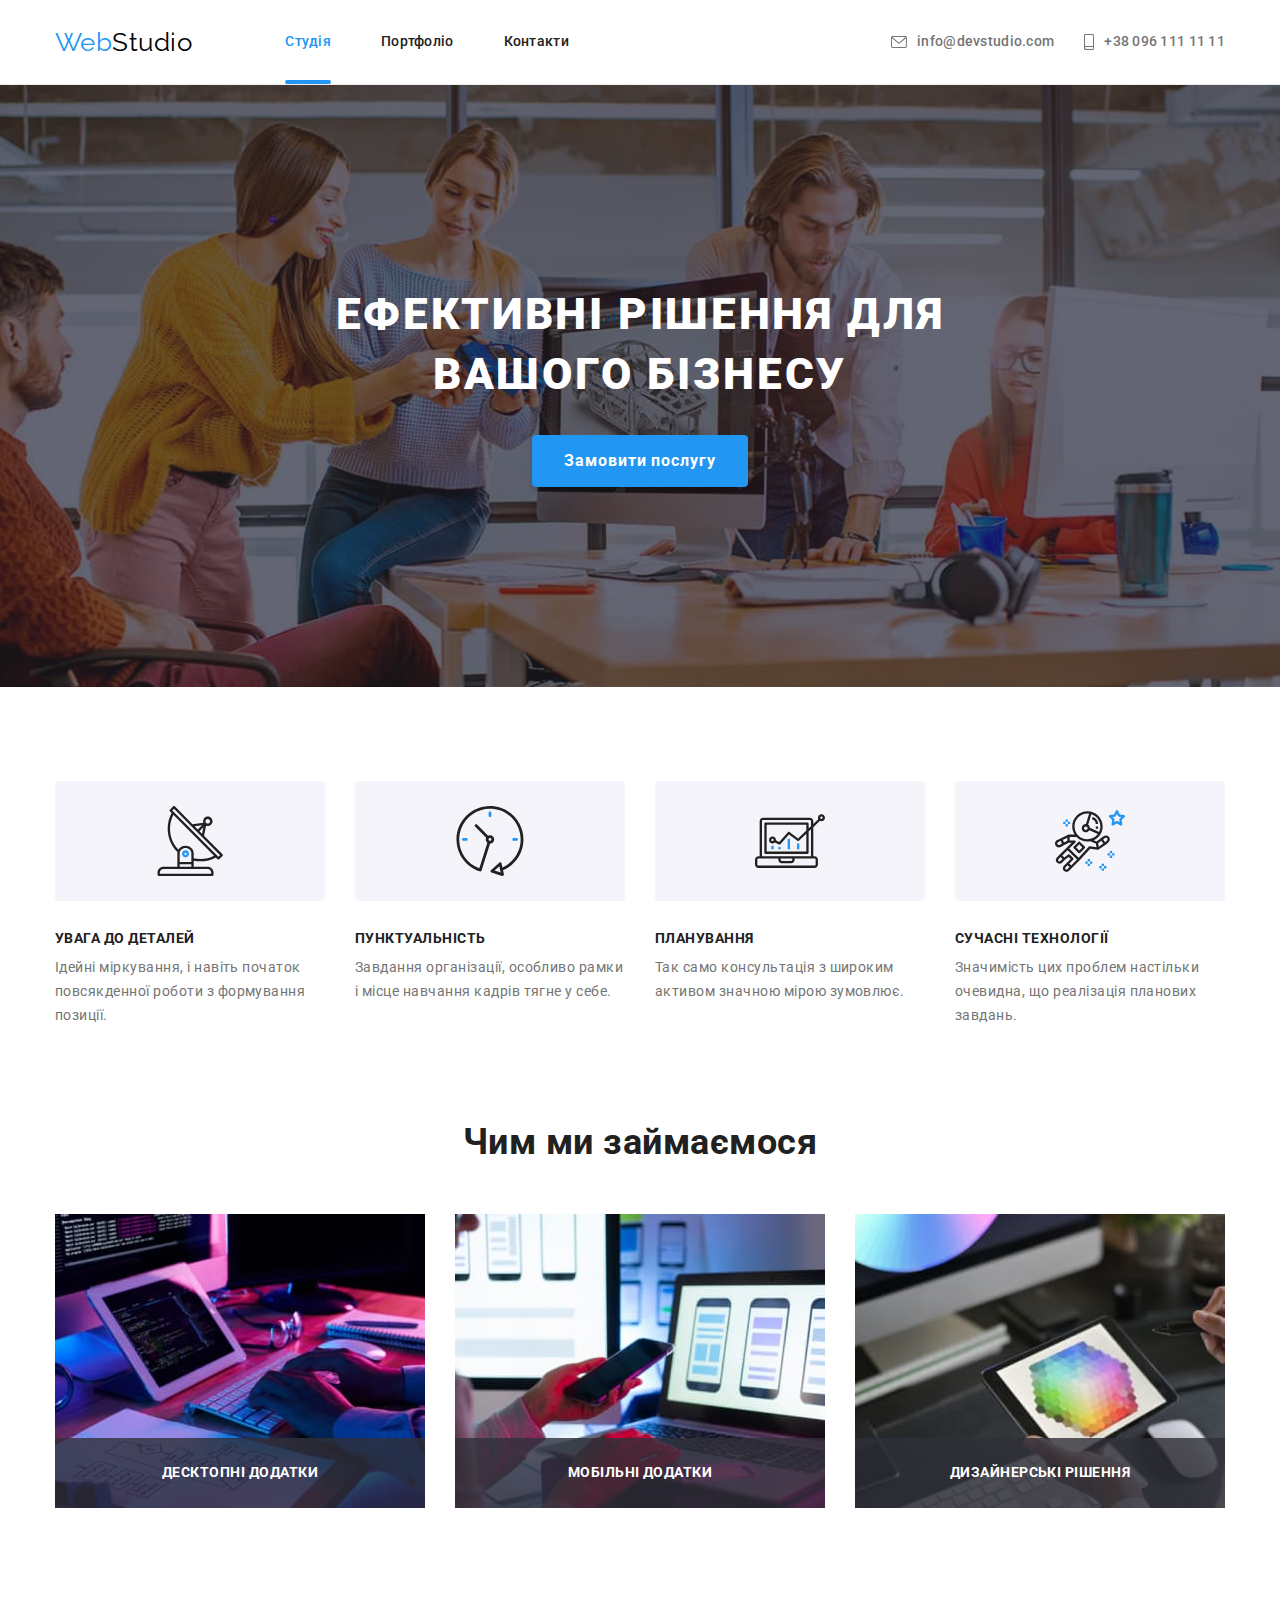
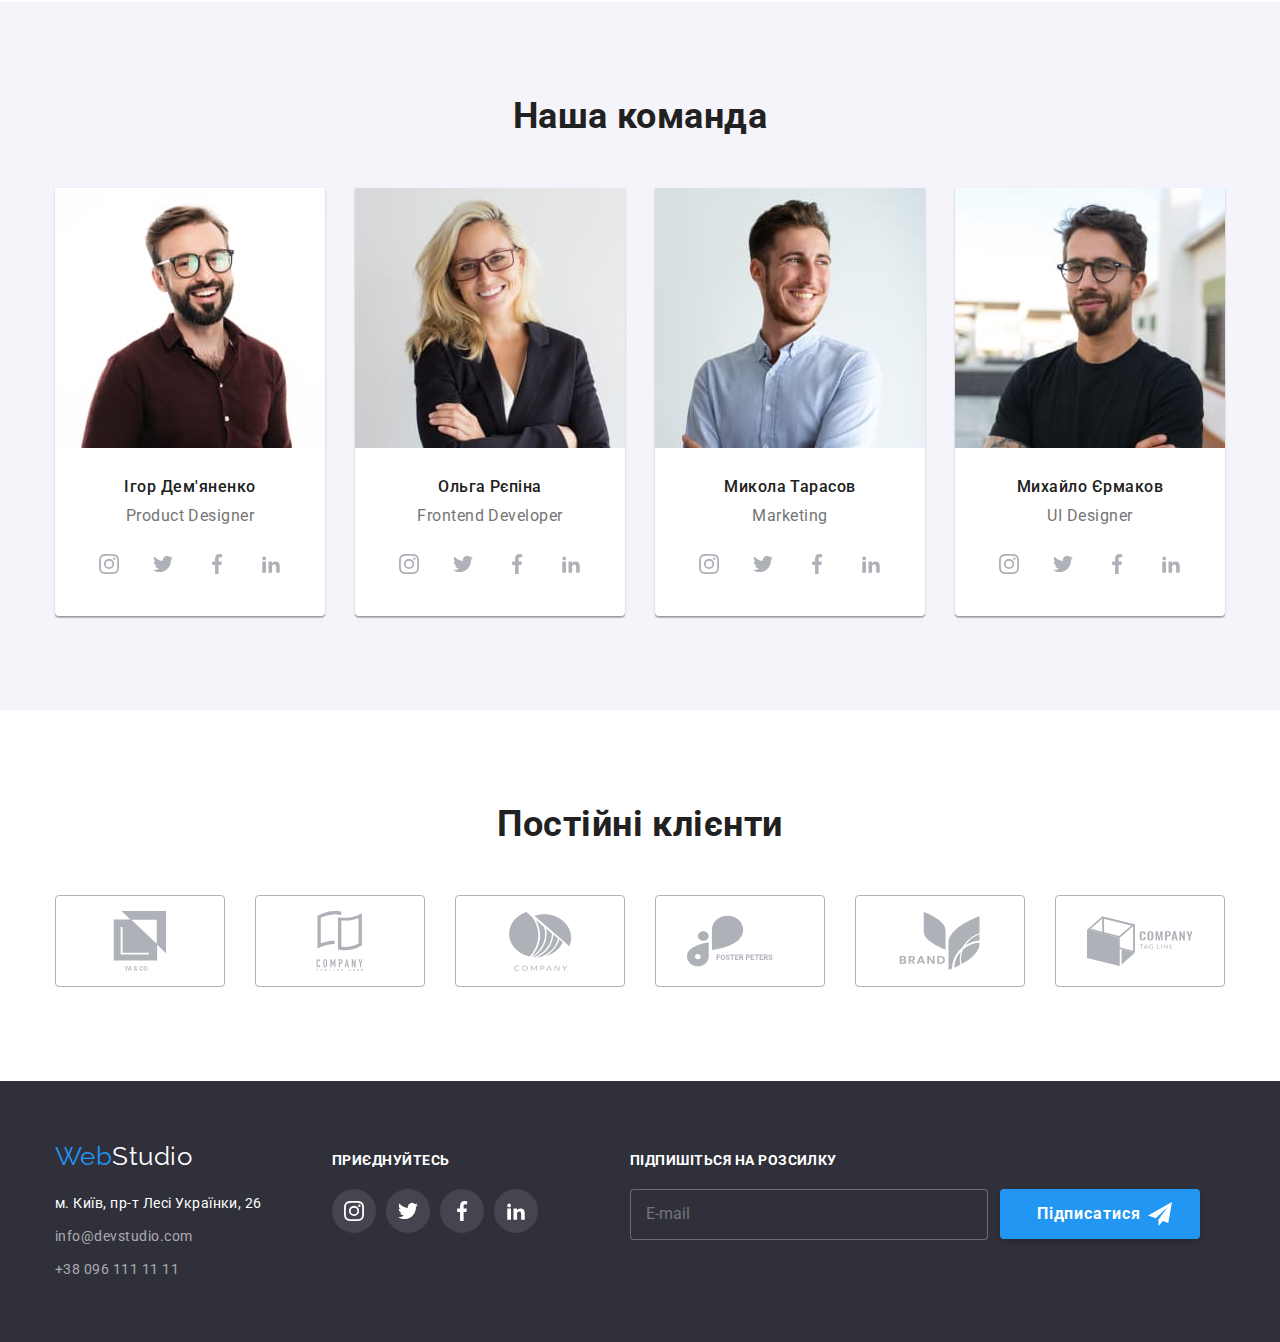
<file: index.html>
<!DOCTYPE html>
<html lang="uk">
  <head>
    <meta charset="UTF-8" />
    <meta http-equiv="X-UA-Compatible" content="IE=edge" />
    <meta name="viewport" content="width=device-width, initial-scale=1.0" />
    <title>Document</title>
    <link rel="preconnect" href="https://fonts.googleapis.com" />
    <link rel="preconnect" href="https://fonts.gstatic.com" crossorigin />
    <link
      href="https://fonts.googleapis.com/css2?family=Raleway:wght@700&family=Roboto:wght@500;700;900&display=swap"
      rel="stylesheet"
    />
    <link
      rel="stylesheet"
      href="https://cdnjs.cloudflare.com/ajax/libs/modern-normalize/1.0.0/modern-normalize.min.css"
    />
    <link rel="stylesheet" href="./css/main.min.css" />
  </head>
  <body>
    <!-- Шапка сайта -->
    <header class="header">
      <div class="conteiner header__nav">
        <a class="logo header__logo" href="./index.html"
          ><span class="logo__web logo__web--accent">Web</span>Studio</a
        >
        <nav class="navigation">
          <button type="button" class="navigation__button" data-menu-open>
            <svg width="40" height="40" aria-label="Перемикач мобільного меню">
              <use
                class="navigation__menu"
                href="./images/icons.svg#menu"
              ></use>
            </svg>
          </button>
          <ul class="navigation__list list">
            <li class="navigation__item">
              <a
                href="./index.html"
                class="navigation__link navigation__link--current"
                >Студія</a
              >
            </li>
            <li class="navigation__item">
              <a href="./portfolio.html" class="navigation__link">Портфоліо</a>
            </li>
            <li class="navigation__item">
              <a href="" class="navigation__link">Контакти</a>
            </li>
          </ul>
        </nav>

        <div class="header__gruop">
          <ul class="header__link list">
            <li class="header__item">
              <a class="header__info" href="mailto:info@devstudio.com">
                <svg
                  class="header__svg header__svg--envelope"
                  width="16"
                  height="12"
                >
                  <use href="./images/icons.svg#icon-envelope"></use></svg
                >info@devstudio.com</a
              >
            </li>
            <li class="header__item">
              <a class="header__info" href="tel:+380961111111">
                <svg
                  class="header__svg header__svg--smartphone"
                  width="10"
                  height="16"
                >
                  <use href="./images/icons.svg#icon-smartphone"></use></svg
                >+38 096 111 11 11</a
              >
            </li>
          </ul>
        </div>
      </div>
      <div class="mob-menu is-hidden" data-menu>
        <div class="conteiner">
          <div class="mob-menu__top">
            <button type="button" class="mob-menu__button" data-menu-close>
              <svg
                class="mob-menu__icon"
                width="40"
                height="40"
                aria-label="Перемикач мобільного меню"
              >
                <use
                  class="mob-menu__close"
                  href="./images/icons.svg#close"
                ></use>
              </svg>
            </button>
            <ul class="mob-menu__list list">
              <li class="mob-menu__item">
                <a
                  href="./index.html"
                  class="mob-menu__link mob-menu__link--current"
                  >Студія</a
                >
              </li>
              <li class="mob-menu__item">
                <a href="./portfolio.html" class="mob-menu__link">Портфоліо</a>
              </li>
              <li class="mob-menu__item">
                <a href="" class="mob-menu__link">Контакти</a>
              </li>
            </ul>
          </div>
          <div class="mob-menu__bottom">
            <ul class="mob-menu__gruop list">
              <li class="mob-menu__contact">
                <a class="mob-menu__phone" href="tel:+380961111111">
                  +38 096 111 11 11</a
                >
              </li>
              <li class="mob-menu__contact">
                <a class="mob-menu__mail" href="mailto:info@devstudio.com">
                  info@devstudio.com</a
                >
              </li>
            </ul>
            <ul class="mob-social list">
              <li class="mob-social__class">
                <a class="mob-social__link" href="">Instagram</a>
              </li>
              <li class="mob-social__class">
                <a class="mob-social__link" href="">Twitter</a>
              </li>
              <li class="mob-social__class">
                <a class="mob-social__link" href="">Facebook</a>
              </li>
              <li class="mob-social__class">
                <a class="mob-social__link" href="">LinkedIn</a>
              </li>
            </ul>
          </div>
        </div>
      </div>
    </header>
    <!-- Компанія -->
    <main>
      <!-- Секція 1 -->
      <section class="first-section">
        <div class="">
          <h1 class="first-section__name">
            Ефективні рішення для вашого бізнесу
          </h1>
          <button class="first-section__button" type="button" data-modal-open>
            Замовити послугу
          </button>
        </div>
      </section>
      <!-- Секція 2 -->
      <section class="section-excample">
        <div class="conteiner">
          <h2 class="excample">Приклади рішення для вашого бізнесу</h2>
          <ul class="info list">
            <li class="info__section">
              <div class="info__svg">
                <svg width="70" height="70">
                  <use href="./images/icons.svg#icon-Group-1"></use>
                </svg>
              </div>
              <h3 class="info__containers">УВАГА ДО ДЕТАЛЕЙ</h3>
              <p class="info__business">
                Ідейні міркування, і навіть початок повсякденної роботи з
                формування позиції.
              </p>
            </li>
            <li class="info__section">
              <div class="info__svg">
                <svg width="70" height="70">
                  <use href="./images/icons.svg#icon-clock-1-1"></use>
                </svg>
              </div>
              <h3 class="info__containers">ПУНКТУАЛЬНІСТЬ</h3>
              <p class="info__business">
                Завдання організації, особливо рамки і місце навчання кадрів
                тягне у себе.
              </p>
            </li>
            <li class="info__section">
              <div class="info__svg">
                <svg width="70" height="70">
                  <use href="./images/icons.svg#icon-diagram-1-1"></use>
                </svg>
              </div>
              <h3 class="info__containers">ПЛАНУВАННЯ</h3>
              <p class="info__business">
                Так само консультація з широким активом значною мірою зумовлює.
              </p>
            </li>
            <li class="info__section">
              <div class="info__svg">
                <svg width="70" height="70">
                  <use href="./images/icons.svg#icon-astronaut-1-1"></use>
                </svg>
              </div>
              <h3 class="info__containers">СУЧАСНІ ТЕХНОЛОГІЇ</h3>
              <p class="info__business">
                Значимість цих проблем настільки очевидна, що реалізація
                планових завдань.
              </p>
            </li>
          </ul>
        </div>
      </section>
      <section class="project">
        <div class="conteiner">
          <h2 class="project__header">Чим ми займаємося</h2>
          <ul class="apps list">
            <li class="apps__img">
              <div class="apps__box">
                <picture>
                  <source
                    srcset="./images/box1.jpg 1x, ./images/box1@2x.jpg 2x"
                  />
                  <img src="./images/box1.jpg" alt="ТЕХНОЛОГІЇ" width="370" />
                </picture>
                <h3 class="apps__title">Десктопні додатки</h3>
              </div>
            </li>
            <li class="apps__img">
              <div class="apps__box">
                <img
                  srcset="./images/box2.jpg 1x, ./images/box2@2x.jpg 2x"
                  src="./images/box2.jpg"
                  alt="ТЕХНОЛОГІЇ"
                  width="370"
                />
                <h3 class="apps__title">Мобільні додатки</h3>
              </div>
            </li>
            <li class="apps__img">
              <div class="apps__box">
                <img
                  srcset="./images/box3.jpg 1x, ./images/box3@2x.jpg 2x"
                  src="./images/box3.jpg"
                  alt="ТЕХНОЛОГІЇ"
                  width="370"
                />
                <h3 class="apps__title">Дизайнерські рішення</h3>
              </div>
            </li>
          </ul>
        </div>
      </section>
      <!-- Секція 3 -->
      <section class="team-section">
        <div class="conteiner">
          <h2 class="team-section__title">Наша команда</h2>
          <ul class="section-developer list">
            <li class="section-developer__images">
              <picture>
                <source
                  srcset="
                    ./images/team/igor-desk.jpg    1x,
                    ./images/team/igor-desk@2x.jpg 2x
                  "
                  media="(min-width:1200px)"
                />
                <source
                  srcset="
                    ./images/team/igor-tab.jpg    1x,
                    ./images/team/igor-tab@2x.jpg 2x
                  "
                  media="(min-width:768px)"
                />
                <source
                  srcset="
                    ./images/team/igor-mob.jpg    1x,
                    ./images/team/igor-mob@2x.jpg 2x
                  "
                  media="(max-width:767px)"
                />
                <img
                  src="./images/team/igor-desk.jpg"
                  alt="Розробник"
                  width="450"
                />
              </picture>
              <div class="section-developer__thumb">
                <h3 class="section-developer__item">Ігор Дем'яненко</h3>
                <p lang="en" class="section-developer__title">
                  Product Designer
                </p>
                <ul class="social list">
                  <li>
                    <a class="social__icons" href="">
                      <svg width="20" height="20">
                        <use href="./images/icons.svg#icon-instagram"></use>
                      </svg>
                    </a>
                  </li>
                  <li>
                    <a class="social__icons" href="">
                      <svg width="20" height="20">
                        <use href="./images/icons.svg#icon-twitter"></use>
                      </svg>
                    </a>
                  </li>
                  <li>
                    <a class="social__icons" href="">
                      <svg width="20" height="20">
                        <use href="./images/icons.svg#icon-facebook"></use>
                      </svg>
                    </a>
                  </li>
                  <li>
                    <a class="social__icons" href="">
                      <svg width="20" height="20">
                        <use href="./images/icons.svg#icon-linkedin2"></use>
                      </svg>
                    </a>
                  </li>
                </ul>
              </div>
            </li>

            <li class="section-developer__images">
              <picture>
                <source
                  srcset="
                    ./images/team/olga-desk.jpg    1x,
                    ./images/team/olga-desk@2x.jpg 2x
                  "
                  media="(min-width:1200px)"
                />
                <source
                  srcset="
                    ./images/team/olga-tab.jpg    1x,
                    ./images/team/olga-tab@2x.jpg 2x
                  "
                  media="(min-width:768px)"
                />
                <source
                  srcset="
                    ./images/team/olga-mob.jpg    1x,
                    ./images/team/olga-mob@2x.jpg 2x
                  "
                  media="(max-width:767px)"
                />
                <img
                  src="./images/team/olga-desk.jpg"
                  alt="Розробник"
                  width="450"
                />
              </picture>
              <div class="section-developer__thumb">
                <h3 class="section-developer__item">Ольга Рєпіна</h3>
                <p lang="en" class="section-developer__title">
                  Frontend Developer
                </p>
                <ul class="social list">
                  <li>
                    <a class="social__icons" href="">
                      <svg width="20" height="20">
                        <use href="./images/icons.svg#icon-instagram"></use>
                      </svg>
                    </a>
                  </li>
                  <li>
                    <a class="social__icons" href="">
                      <svg width="20" height="20">
                        <use href="./images/icons.svg#icon-twitter"></use>
                      </svg>
                    </a>
                  </li>
                  <li>
                    <a class="social__icons" href="">
                      <svg width="20" height="20">
                        <use href="./images/icons.svg#icon-facebook"></use>
                      </svg>
                    </a>
                  </li>
                  <li>
                    <a class="social__icons" href="">
                      <svg width="20" height="20">
                        <use href="./images/icons.svg#icon-linkedin2"></use>
                      </svg>
                    </a>
                  </li>
                </ul>
              </div>
            </li>
            <li class="section-developer__images">
              <picture>
                <source
                  srcset="
                    ./images/team/mykola-desk.jpg    1x,
                    ./images/team/mykola-desk@2x.jpg 2x
                  "
                  media="(min-width:1200px)"
                />
                <source
                  srcset="
                    ./images/team/mykola-tab.jpg    1x,
                    ./images/team/mykola-tab@2x.jpg 2x
                  "
                  media="(min-width:768px)"
                />
                <source
                  srcset="
                    ./images/team/mykola-mob.jpg    1x,
                    ./images/team/mykola-mob@2x.jpg 2x
                  "
                  media="(max-width:767px)"
                />
                <img
                  src="./images/team/mykola-desk.jpg"
                  alt="Розробник"
                  width="450"
                />
              </picture>
              <div class="section-developer__thumb">
                <h3 class="section-developer__item">Микола Тарасов</h3>
                <p lang="en" class="section-developer__title">Marketing</p>
                <ul class="social list">
                  <li>
                    <a class="social__icons" href="">
                      <svg width="20" height="20">
                        <use href="./images/icons.svg#icon-instagram"></use>
                      </svg>
                    </a>
                  </li>
                  <li>
                    <a class="social__icons" href="">
                      <svg width="20" height="20">
                        <use href="./images/icons.svg#icon-twitter"></use>
                      </svg>
                    </a>
                  </li>
                  <li>
                    <a class="social__icons" href="">
                      <svg width="20" height="20">
                        <use href="./images/icons.svg#icon-facebook"></use>
                      </svg>
                    </a>
                  </li>
                  <li>
                    <a class="social__icons" href="">
                      <svg width="20" height="20">
                        <use href="./images/icons.svg#icon-linkedin2"></use>
                      </svg>
                    </a>
                  </li>
                </ul>
              </div>
            </li>
            <li class="section-developer__images">
              <picture>
                <source
                  srcset="
                    ./images/team/mykhailo-desk.jpg    1x,
                    ./images/team/mykhailo-desk@2x.jpg 2x
                  "
                  media="(min-width:1200px)"
                />
                <source
                  srcset="
                    ./images/team/mykhailo-tab.jpg    1x,
                    ./images/team/mykhailo-tab@2x.jpg 2x
                  "
                  media="(min-width:768px)"
                />
                <source
                  srcset="
                    ./images/team/mykhailo-mob.jpg    1x,
                    ./images/team/mykhailo-mob@2x.jpg 2x
                  "
                  media="(max-width:767px)"
                />
                <img
                  src="./images/team/mykhailo-desk.jpg"
                  alt="Розробник"
                  width="450"
                />
              </picture>
              <div class="section-developer__thumb">
                <h3 class="section-developer__item">Михайло Єрмаков</h3>
                <p lang="en" class="section-developer__title">UI Designer</p>
                <ul class="social list">
                  <li>
                    <a class="social__icons" href="">
                      <svg width="20" height="20">
                        <use href="./images/icons.svg#icon-instagram"></use>
                      </svg>
                    </a>
                  </li>
                  <li>
                    <a class="social__icons" href="">
                      <svg width="20" height="20">
                        <use href="./images/icons.svg#icon-twitter"></use>
                      </svg>
                    </a>
                  </li>
                  <li>
                    <a class="social__icons" href="">
                      <svg width="20" height="20">
                        <use href="./images/icons.svg#icon-facebook"></use>
                      </svg>
                    </a>
                  </li>
                  <li>
                    <a class="social__icons" href="">
                      <svg width="20" height="20">
                        <use href="./images/icons.svg#icon-linkedin2"></use>
                      </svg>
                    </a>
                  </li>
                </ul>
              </div>
            </li>
          </ul>
        </div>
      </section>
      <!-- Секція 4 -->
      <section class="group-company">
        <div class="conteiner">
          <h2 class="group-company__title">Постійні клієнти</h2>
          <ul class="company list">
            <li class="company__item">
              <a class="company__link" href="">
                <svg width="106" height="60">
                  <use href="./images/icons.svg#icon-group"></use>
                </svg>
              </a>
            </li>
            <li class="company__item">
              <a class="company__link" href="">
                <svg width="106" height="60">
                  <use href="./images/icons.svg#icon-group2"></use>
                </svg>
              </a>
            </li>
            <li class="company__item">
              <a class="company__link" href="">
                <svg width="106" height="60">
                  <use href="./images/icons.svg#icon-group3"></use>
                </svg>
              </a>
            </li>
            <li class="company__item">
              <a class="company__link" href="">
                <svg width="106" height="60">
                  <use href="./images/icons.svg#icon-group4"></use>
                </svg>
              </a>
            </li>
            <li class="company__item">
              <a class="company__link" href="">
                <svg width="106" height="60">
                  <use href="./images/icons.svg#icon-group5"></use>
                </svg>
              </a>
            </li>
            <li class="company__item">
              <a class="company__link" href="">
                <svg width="106" height="60">
                  <use href="./images/icons.svg#icon-group6"></use>
                </svg>
              </a>
            </li>
          </ul>
        </div>
      </section>
    </main>
    <!-- Футер -->
    <footer class="footer">
      <div class="footer__label conteiner">
        <address class="footer__address">
          <a class="logo footer__logo" href="./index.html"
            ><span class="logo__web logo__web--accent">Web</span>Studio</a
          >
          <p class="footer__street">м. Київ, пр-т Лесі Українки, 26</p>
          <ul class="list">
            <li class="footer__mail">
              <a class="footer__email" href="mailto:info@devstudio.com"
                >info@devstudio.com</a
              >
            </li>
            <li>
              <a class="footer__tel" href="tel:+380961111111"
                >+38 096 111 11 11</a
              >
            </li>
          </ul>
        </address>
        <div class="footer__link">
          <h2 class="footer__title">Приєднуйтесь</h2>
          <ul class="social list">
            <li>
              <a class="social__icons footer__svg" href="">
                <svg width="20" height="20">
                  <use href="./images/icons.svg#icon-instagram"></use>
                </svg>
              </a>
            </li>
            <li>
              <a class="social__icons footer__svg" href="">
                <svg width="20" height="20">
                  <use href="./images/icons.svg#icon-twitter"></use>
                </svg>
              </a>
            </li>
            <li>
              <a class="social__icons footer__svg" href="">
                <svg width="20" height="20">
                  <use href="./images/icons.svg#icon-facebook"></use>
                </svg>
              </a>
            </li>
            <li>
              <a class="social__icons footer__svg" href="">
                <svg width="20" height="20">
                  <use href="./images/icons.svg#icon-linkedin2"></use>
                </svg>
              </a>
            </li>
          </ul>
        </div>

        <form class="form">
          <h2 class="form__title">Підпишіться на розсилку</h2>
          <div class="form__label">
            <label>
              <input type="email" name="email" placeholder="E-mail" />
            </label>
            <button type="submit" class="form__button">
              Підписатися
              <svg width="24" height="24" class="form__svg">
                <use href="./images/icons.svg#icon-send-1"></use>
              </svg>
            </button>
          </div>
        </form>
      </div>
    </footer>
    <!-- Модальне вікно -->
    <div class="backdrop is-hidden" data-modal>
      <div class="modal">
        <button class="modal__btn" data-modal-close>
          <svg class="modal__svg" width="18" height="18">
            <use href="./images/icons.svg#icon-close"></use>
          </svg>
        </button>
        <!-- Форма заповнення -->
        <form class="form-modal">
          <p class="form-modal__title">
            Залиште свої дані, ми вам передзвонимо
          </p>
          <div class="form-modal__label">
            <label for="name"> Ім'я </label>
            <div class="form-modal__name">
              <input
                class="form-modal__input"
                type="text"
                name="name"
                id="name"
              />
              <svg class="form-modal__svg" width="18" height="18">
                <use href="images/icons.svg#name"></use>
              </svg>
            </div>
          </div>
          <div class="form-modal__label">
            <label for="tel"> Телефон </label>
            <div class="form-modal__name">
              <input class="form-modal__input" type="tel" name="tel" id="tel" />
              <svg class="form-modal__svg" width="18" height="18">
                <use href="images/icons.svg#phone"></use>
              </svg>
            </div>
          </div>
          <div class="form-modal__label">
            <label for="email"> Пошта </label>
            <div class="form-modal__name">
              <input
                class="form-modal__input"
                type="email"
                name="email"
                id="email"
              />
              <svg class="form-modal__svg" width="18" height="18">
                <use href="images/icons.svg#email"></use>
              </svg>
            </div>
          </div>
          <div class="form-modal__label">
            <label for="Коментар"> Коментар </label>
            <textarea
              class="form-modal__textarea"
              name="Коментар"
              id="Коментар"
              placeholder="Введіть текст"
              rows="5"
            ></textarea>
          </div>
          <label for="privaty" class="form-modal__checkbox">
            <input
              class="form-modal__chek excample"
              type="checkbox"
              name="checkbox"
              id="privaty"
              value="true"
            />
            <span class="form-modal__icon"
              ><svg width="16" height="15">
                <use href="images/icons.svg#icon-check"></use></svg
            ></span>
            <span class="form-modal__text">
              Погоджуюся з розсилкою та приймаю
              <a class="form-modal__link">Умови договору</a></span
            >
          </label>

          <button class="form-modal__btn" type="submit">Відправити</button>
        </form>
      </div>
    </div>
    <script src="./js/modal.js"></script>
    <script src="./js/mobile-menu.js"></script>
  </body>
</html>
</file>
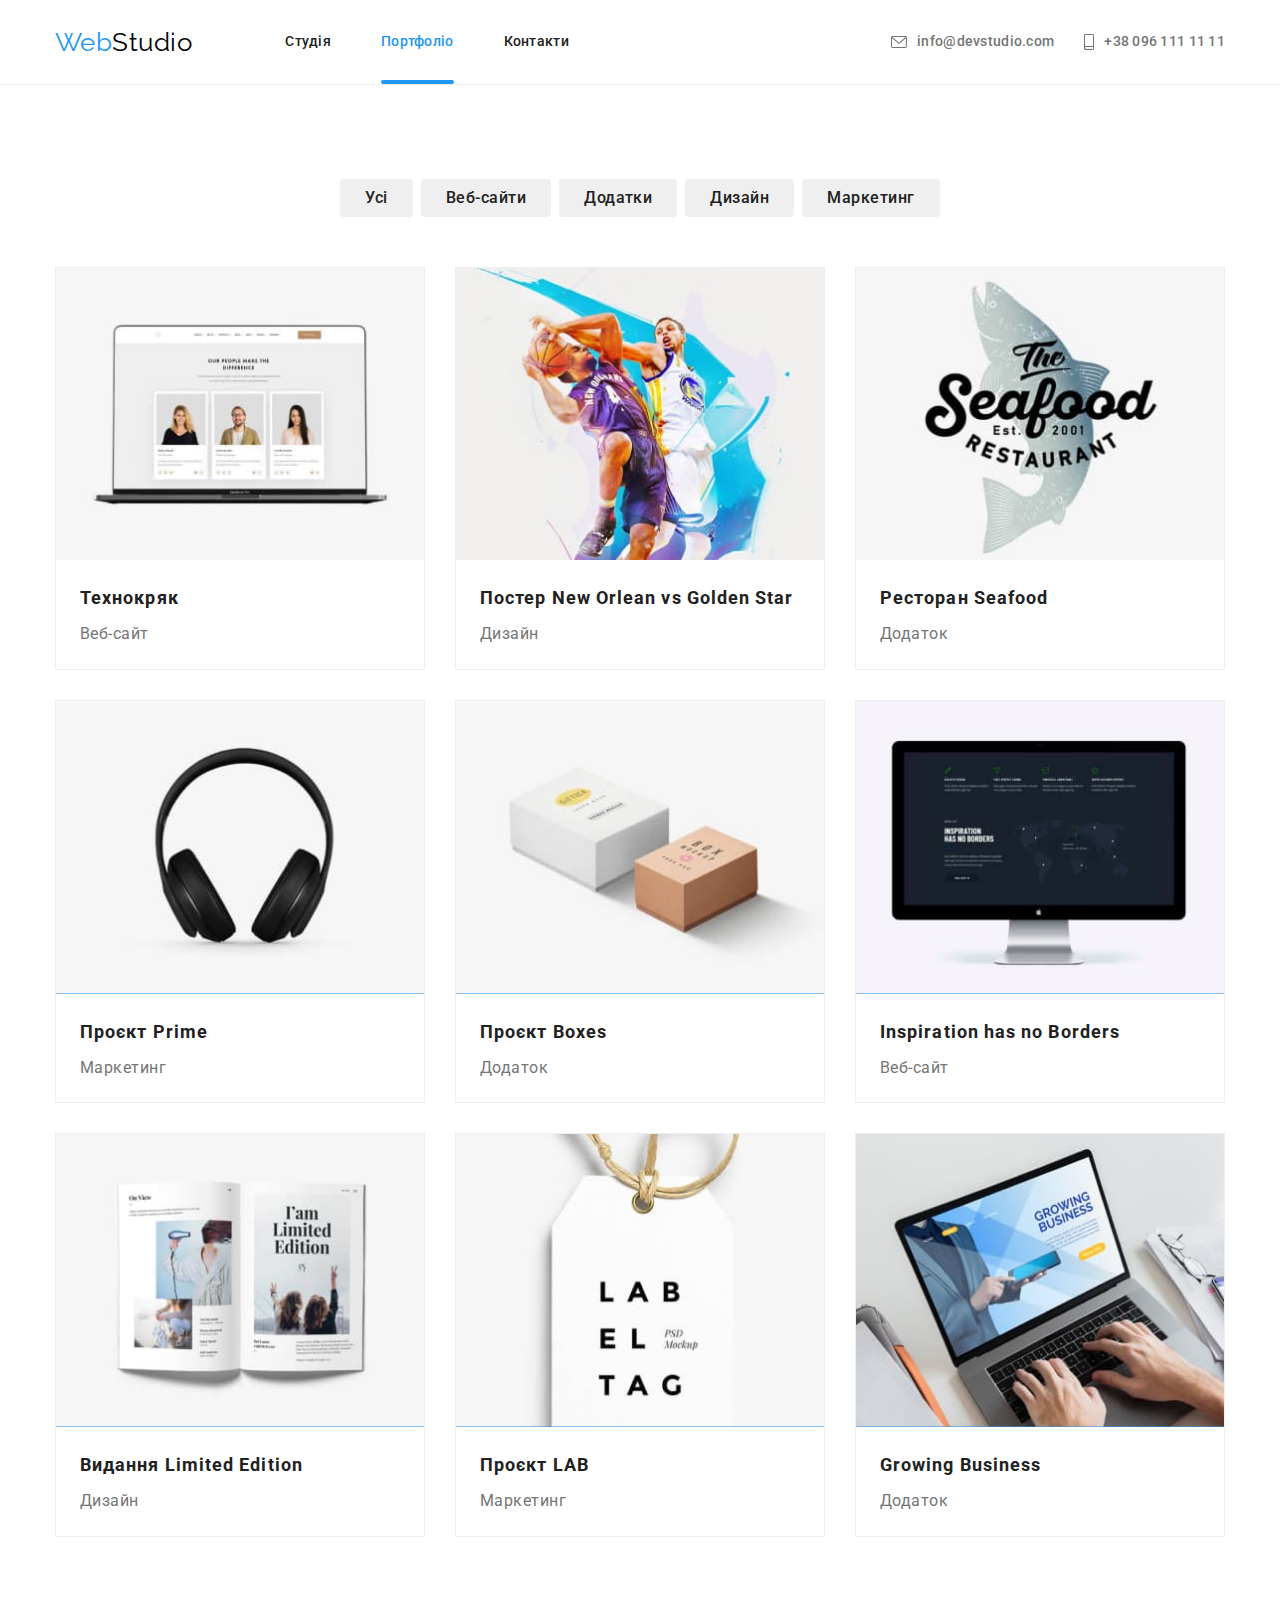
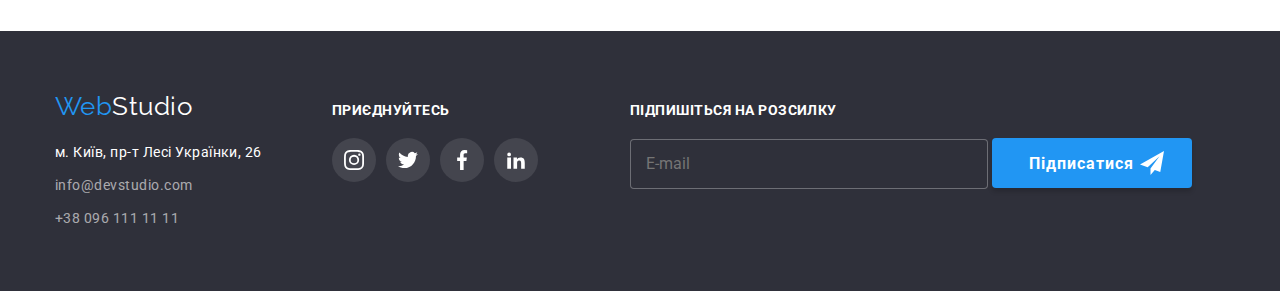
<file: portfolio.html>
<!DOCTYPE html>
<html lang="uk">
  <head>
    <meta charset="UTF-8" />
    <meta http-equiv="X-UA-Compatible" content="IE=edge" />
    <meta name="viewport" content="width=device-width, initial-scale=1.0" />
    <title>portfolio</title>
    <link rel="preconnect" href="https://fonts.googleapis.com" />
    <link rel="preconnect" href="https://fonts.gstatic.com" crossorigin />
    <link
      href="https://fonts.googleapis.com/css2?family=Raleway:wght@700&family=Roboto:wght@500;700;900&display=swap"
      rel="stylesheet"
    />
    <link
      rel="stylesheet"
      href="https://cdnjs.cloudflare.com/ajax/libs/modern-normalize/1.0.0/modern-normalize.min.css"
    />
    <link rel="stylesheet" href="./css/main.min.css" />
  </head>
  <body>
    <!---------------- ШАпка портфоліо ---------------------------------->
    <header class="header">
      <div class="conteiner header__nav">
        <a class="logo header__logo" href="./index.html"
          ><span class="logo__web logo__web--accent">Web</span>Studio</a
        >
        <nav class="navigation">
          <button type="button" class="navigation__button" data-menu-open>
            <svg width="40" height="40" aria-label="Перемикач мобільного меню">
              <use
                class="navigation__menu"
                href="./images/icons.svg#menu"
              ></use>
            </svg>
          </button>
          <ul class="navigation__list list">
            <li class="navigation__item">
              <a href="./index.html" class="navigation__link">Студія</a>
            </li>
            <li class="navigation__item">
              <a
                href="./portfolio.html"
                class="navigation__link navigation__link--current"
                >Портфоліо</a
              >
            </li>
            <li class="navigation__item">
              <a href="" class="navigation__link">Контакти</a>
            </li>
          </ul>
        </nav>

        <div class="header__gruop">
          <ul class="header__link list">
            <li class="header__item">
              <a class="header__info" href="mailto:info@devstudio.com">
                <svg
                  class="header__svg header__svg--envelope"
                  width="16"
                  height="12"
                >
                  <use href="./images/icons.svg#icon-envelope"></use></svg
                >info@devstudio.com</a
              >
            </li>
            <li class="header__item">
              <a class="header__info" href="tel:+380961111111">
                <svg
                  class="header__svg header__svg--smartphone"
                  width="10"
                  height="16"
                >
                  <use href="./images/icons.svg#icon-smartphone"></use></svg
                >+38 096 111 11 11</a
              >
            </li>
          </ul>
        </div>
      </div>
      <div class="mob-menu is-hidden" data-menu>
        <div class="conteiner">
          <div class="mob-menu__top">
            <button type="button" class="mob-menu__button" data-menu-close>
              <svg
                width="40"
                height="40"
                aria-label="Перемикач мобільного меню"
              >
                <use
                  class="mob-menu__close"
                  href="./images/icons.svg#close"
                ></use>
              </svg>
            </button>
            <ul class="mob-menu__list list">
              <li class="mob-menu__item">
                <a href="./index.html" class="mob-menu__link">Студія</a>
              </li>
              <li class="mob-menu__item">
                <a
                  href="./portfolio.html"
                  class="mob-menu__link mob-menu__link--current"
                  >Портфоліо</a
                >
              </li>
              <li class="mob-menu__item">
                <a href="" class="mob-menu__link">Контакти</a>
              </li>
            </ul>
          </div>
          <div class="mob-menu__bottom">
            <ul class="mob-menu__gruop list">
              <li class="mob-menu__contact">
                <a class="mob-menu__phone" href="tel:+380961111111">
                  +38 096 111 11 11</a
                >
              </li>
              <li class="mob-menu__contact">
                <a class="mob-menu__mail" href="mailto:info@devstudio.com">
                  info@devstudio.com</a
                >
              </li>
            </ul>
            <ul class="mob-social list">
              <li class="mob-social__class">
                <a class="mob-social__link" href="">Instagram</a>
              </li>
              <li class="mob-social__class">
                <a class="mob-social__link" href="">Twitter</a>
              </li>
              <li class="mob-social__class">
                <a class="mob-social__link" href="">Facebook</a>
              </li>
              <li class="mob-social__class">
                <a class="mob-social__link" href="">LinkedIn</a>
              </li>
            </ul>
          </div>
        </div>
      </div>
    </header>
    <!------------------ Компанія--------------------------------- -->
    <main class="main-sections">
      <section class="section-company">
        <div class="conteiner">
          <h1 class="excample">Портфоліо</h1>
          <!------------- Фільтр портфоліо-------------------- -->
          <ul class="section-btn list">
            <li>
              <button type="button" class="section-btn__buttons">Усі</button>
            </li>
            <li>
              <button type="button" class="section-btn__buttons">
                Веб-сайти
              </button>
            </li>
            <li class="">
              <button type="button" class="section-btn__buttons">
                Додатки
              </button>
            </li>
            <li class="">
              <button type="button" class="section-btn__buttons">Дизайн</button>
            </li>
            <li class="">
              <button type="button" class="section-btn__buttons">
                Маркетинг
              </button>
            </li>
          </ul>
        </div>
        <!---------------- Проекти  --------------------------->
        <div class="conteiner">
          <ul class="projects list">
            <li class="projects__list">
              <a class="projects__link" href="">
                <div class="projects__block">
                  <picture>
                    <source
                      srcset="
                        ./images/portfolio/desktop/project1-desk.jpg    1x,
                        ./images/portfolio/desktop/project1-desk@2x.jpg 2x
                      "
                      media="(min-width:1200px)"
                    />
                    <source
                      srcset="
                        ./images/portfolio/tablet/project1-tab.jpg    1x,
                        ./images/portfolio/tablet/project1-tab@2x.jpg 2x
                      "
                      media="(min-width:768px)"
                    />
                    <source
                      srcset="
                        ./images/portfolio/mobile/project1-mob.jpg    1x,
                        ./images/portfolio/mobile/project1-mob@2x.jpg 2x
                      "
                      media="(max-width:767px)"
                    />
                    <img
                      src="./images/portfolio/desktop/project1-desk.jpg"
                      alt="Проекти"
                      width="450"
                    />
                  </picture>
                  <p class="projects__title">
                    Ресурс пропонує комплексні пропозиції з різним рівнем
                    функціоналу та сервісів. Все це дозволить відвідувачу
                    отримати вичерпні відомості про компанію чи приватну особу.
                  </p>
                </div>

                <div class="projects__section-title">
                  <h2 class="projects__name">Технокряк</h2>
                  <p class="projects__site">Веб-сайт</p>
                </div>
              </a>
            </li>

            <li class="projects__list">
              <a class="projects__link" href="">
                <div class="projects__block">
                  <picture>
                    <source
                      srcset="
                        ./images/portfolio/desktop/project2-desk.jpg    1x,
                        ./images/portfolio/desktop/project2-desk@2x.jpg 2x
                      "
                      media="(min-width:1200px)"
                    />
                    <source
                      srcset="
                        ./images/portfolio/tablet/project2-tab.jpg    1x,
                        ./images/portfolio/tablet/project2-tab@2x.jpg 2x
                      "
                      media="(min-width:768px)"
                    />
                    <source
                      srcset="
                        ./images/portfolio/mobile/project2-mob.jpg    1x,
                        ./images/portfolio/mobile/project2-mob@2x.jpg 2x
                      "
                      media="(max-width:767px)"
                    />
                    <img
                      src="./images/portfolio/desktop/project2-desk.jpg"
                      alt="Проекти"
                      width="450"
                    />
                  </picture>
                  <p class="projects__title">
                    Ресурс пропонує комплексні пропозиції з різним рівнем
                    функціоналу та сервісів. Все це дозволить відвідувачу
                    отримати вичерпні відомості про компанію чи приватну особу.
                  </p>
                </div>
                <div class="projects__section-title">
                  <h2 class="projects__name">
                    Постер <span lang="en">New Orlean vs Golden Star</span>
                  </h2>
                  <p class="projects__site">Дизайн</p>
                </div>
              </a>
            </li>

            <li class="projects__list">
              <a class="projects__link" href="">
                <div class="projects__block">
                  <picture>
                    <source
                      srcset="
                        ./images/portfolio/desktop/project3-desk.jpg    1x,
                        ./images/portfolio/desktop/project3-desk@2x.jpg 2x
                      "
                      media="(min-width:1200px)"
                    />
                    <source
                      srcset="
                        ./images/portfolio/tablet/project3-tab.jpg    1x,
                        ./images/portfolio/tablet/project3-tab@2x.jpg 2x
                      "
                      media="(min-width:768px)"
                    />
                    <source
                      srcset="
                        ./images/portfolio/mobile/project3-mob.jpg    1x,
                        ./images/portfolio/mobile/project3-mob@2x.jpg 2x
                      "
                      media="(max-width:767px)"
                    />
                    <img
                      src="./images/portfolio/desktop/project3-desk.jpg"
                      alt="Проекти"
                      width="450"
                    />
                  </picture>
                  <p class="projects__title">
                    Ресурс пропонує комплексні пропозиції з різним рівнем
                    функціоналу та сервісів. Все це дозволить відвідувачу
                    отримати вичерпні відомості про компанію чи приватну особу.
                  </p>
                </div>
                <div class="projects__section-title">
                  <h2 class="projects__name">
                    Ресторан <span lang="en">Seafood</span>
                  </h2>
                  <p class="projects__site">Додаток</p>
                </div>
              </a>
            </li>

            <li class="projects__list">
              <a class="projects__link" href="">
                <div class="projects__block">
                  <picture>
                    <source
                      srcset="
                        ./images/portfolio/desktop/project4-desk.jpg    1x,
                        ./images/portfolio/desktop/project4-desk@2x.jpg 2x
                      "
                      media="(min-width:1200px)"
                    />
                    <source
                      srcset="
                        ./images/portfolio/tablet/project4-tab.jpg    1x,
                        ./images/portfolio/tablet/project4-tab@2x.jpg 2x
                      "
                      media="(min-width:768px)"
                    />
                    <source
                      srcset="
                        ./images/portfolio/mobile/project4-mob.jpg    1x,
                        ./images/portfolio/mobile/project4-mob@2x.jpg 2x
                      "
                      media="(max-width:767px)"
                    />
                    <img
                      src="./images/portfolio/desktop/project4-desk.jpg"
                      alt="Проекти"
                      width="450"
                    />
                  </picture>
                  <p class="projects__title">
                    Ресурс пропонує комплексні пропозиції з різним рівнем
                    функціоналу та сервісів. Все це дозволить відвідувачу
                    отримати вичерпні відомості про компанію чи приватну особу.
                  </p>
                </div>
                <div class="projects__section-title">
                  <h2 class="projects__name">
                    Проєкт <span lang="en">Prime</span>
                  </h2>
                  <p class="projects__site">Маркетинг</p>
                </div>
              </a>
            </li>

            <li class="projects__list">
              <a class="projects__link" href="">
                <div class="projects__block">
                  <picture>
                    <source
                      srcset="
                        ./images/portfolio/desktop/project5-desk.jpg    1x,
                        ./images/portfolio/desktop/project5-desk@2x.jpg 2x
                      "
                      media="(min-width:1200px)"
                    />
                    <source
                      srcset="
                        ./images/portfolio/tablet/project5-tab.jpg    1x,
                        ./images/portfolio/tablet/project5-tab@2x.jpg 2x
                      "
                      media="(min-width:768px)"
                    />
                    <source
                      srcset="
                        ./images/portfolio/mobile/project5-mob.jpg    1x,
                        ./images/portfolio/mobile/project5-mob@2x.jpg 2x
                      "
                      media="(max-width:767px)"
                    />
                    <img
                      src="./images/portfolio/desktop/project5-desk.jpg"
                      alt="Проекти"
                      width="450"
                    />
                  </picture>
                  <p class="projects__title">
                    Ресурс пропонує комплексні пропозиції з різним рівнем
                    функціоналу та сервісів. Все це дозволить відвідувачу
                    отримати вичерпні відомості про компанію чи приватну особу.
                  </p>
                </div>
                <div class="projects__section-title">
                  <h2 class="projects__name">
                    Проєкт <span lang="en">Boxes</span>
                  </h2>
                  <p class="projects__site">Додаток</p>
                </div>
              </a>
            </li>

            <li class="projects__list">
              <a class="projects__link" href="">
                <div class="projects__block">
                  <picture>
                    <source
                      srcset="
                        ./images/portfolio/desktop/project6-desk.jpg    1x,
                        ./images/portfolio/desktop/project6-desk@2x.jpg 2x
                      "
                      media="(min-width:1200px)"
                    />
                    <source
                      srcset="
                        ./images/portfolio/tablet/project6-tab.jpg    1x,
                        ./images/portfolio/tablet/project6-tab@2x.jpg 2x
                      "
                      media="(min-width:768px)"
                    />
                    <source
                      srcset="
                        ./images/portfolio/mobile/project6-mob.jpg    1x,
                        ./images/portfolio/mobile/project6-mob@2x.jpg 2x
                      "
                      media="(max-width:767px)"
                    />
                    <img
                      src="./images/portfolio/desktop/project6-desk.jpg"
                      alt="Проекти"
                      width="450"
                    />
                  </picture>
                  <p class="projects__title">
                    Ресурс пропонує комплексні пропозиції з різним рівнем
                    функціоналу та сервісів. Все це дозволить відвідувачу
                    отримати вичерпні відомості про компанію чи приватну особу.
                  </p>
                </div>
                <div class="projects__section-title">
                  <h2 class="projects__name" lang="en">
                    Inspiration has no Borders
                  </h2>
                  <p class="projects__site">Веб-сайт</p>
                </div>
              </a>
            </li>

            <li class="projects__list">
              <a class="projects__link" href="">
                <div class="projects__block">
                  <picture>
                    <source
                      srcset="
                        ./images/portfolio/desktop/project7-desk.jpg    1x,
                        ./images/portfolio/desktop/project7-desk@2x.jpg 2x
                      "
                      media="(min-width:1200px)"
                    />
                    <source
                      srcset="
                        ./images/portfolio/tablet/project7-tab.jpg    1x,
                        ./images/portfolio/tablet/project7-tab@2x.jpg 2x
                      "
                      media="(min-width:768px)"
                    />
                    <source
                      srcset="
                        ./images/portfolio/mobile/project7-mob.jpg    1x,
                        ./images/portfolio/mobile/project7-mob@2x.jpg 2x
                      "
                      media="(max-width:767px)"
                    />
                    <img
                      src="./images/portfolio/desktop/project7-desk.jpg"
                      alt="Проекти"
                      width="450"
                    />
                  </picture>
                  <p class="projects__title">
                    Ресурс пропонує комплексні пропозиції з різним рівнем
                    функціоналу та сервісів. Все це дозволить відвідувачу
                    отримати вичерпні відомості про компанію чи приватну особу.
                  </p>
                </div>
                <div class="projects__section-title">
                  <h2 class="projects__name">
                    Видання <span lang="en">Limited Edition</span>
                  </h2>
                  <p class="projects__site">Дизайн</p>
                </div>
              </a>
            </li>

            <li class="projects__list">
              <a class="projects__link" href="">
                <div class="projects__block">
                  <picture>
                    <source
                      srcset="
                        ./images/portfolio/desktop/project8-desk.jpg    1x,
                        ./images/portfolio/desktop/project8-desk@2x.jpg 2x
                      "
                      media="(min-width:1200px)"
                    />
                    <source
                      srcset="
                        ./images/portfolio/tablet/project8-tab.jpg    1x,
                        ./images/portfolio/tablet/project8-tab@2x.jpg 2x
                      "
                      media="(min-width:768px)"
                    />
                    <source
                      srcset="
                        ./images/portfolio/mobile/project8-mob.jpg    1x,
                        ./images/portfolio/mobile/project8-mob@2x.jpg 2x
                      "
                      media="(max-width:767px)"
                    />
                    <img
                      src="./images/portfolio/desktop/project8-desk.jpg"
                      alt="Проекти"
                      width="450"
                    />
                  </picture>
                  <p class="projects__title">
                    Ресурс пропонує комплексні пропозиції з різним рівнем
                    функціоналу та сервісів. Все це дозволить відвідувачу
                    отримати вичерпні відомості про компанію чи приватну особу.
                  </p>
                </div>
                <div class="projects__section-title">
                  <h2 class="projects__name">
                    Проєкт <span lang="en">LAB</span>
                  </h2>
                  <p class="projects__site">Маркетинг</p>
                </div>
              </a>
            </li>
            <li class="projects__list">
              <a class="projects__link" href="">
                <div class="projects__block">
                  <picture>
                    <source
                      srcset="
                        ./images/portfolio/desktop/project9-desk.jpg    1x,
                        ./images/portfolio/desktop/project9-desk@2x.jpg 2x
                      "
                      media="(min-width:1200px)"
                    />
                    <source
                      srcset="
                        ./images/portfolio/tablet/project9-tab.jpg    1x,
                        ./images/portfolio/tablet/project9-tab@2x.jpg 2x
                      "
                      media="(min-width:768px)"
                    />
                    <source
                      srcset="
                        ./images/portfolio/mobile/project9-mob.jpg    1x,
                        ./images/portfolio/mobile/project9-mob@2x.jpg 2x
                      "
                      media="(max-width:767px)"
                    />
                    <img
                      src="./images/portfolio/desktop/project9-desk.jpg"
                      alt="Проекти"
                      width="450"
                    />
                  </picture>
                  <p class="projects__title">
                    Ресурс пропонує комплексні пропозиції з різним рівнем
                    функціоналу та сервісів. Все це дозволить відвідувачу
                    отримати вичерпні відомості про компанію чи приватну особу.
                  </p>
                </div>
                <div class="projects__section-title">
                  <h2 class="projects__name" lang="en">Growing Business</h2>
                  <p class="projects__site">Додаток</p>
                </div>
              </a>
            </li>
          </ul>
        </div>
      </section>
    </main>
    <!-- Футер -->
    <footer class="footer">
      <div class="footer__label conteiner">
        <address class="footer__address">
          <a class="logo footer__logo" href="./index.html"
            ><span class="logo__web logo__web--accent">Web</span>Studio</a
          >
          <p class="footer__street">м. Київ, пр-т Лесі Українки, 26</p>
          <ul class="list">
            <li class="footer__mail">
              <a class="footer__email" href="mailto:info@devstudio.com"
                >info@devstudio.com</a
              >
            </li>
            <li>
              <a class="footer__tel" href="tel:+380961111111"
                >+38 096 111 11 11</a
              >
            </li>
          </ul>
        </address>
        <div class="footer__link">
          <h2 class="footer__title">Приєднуйтесь</h2>
          <ul class="social list">
            <li>
              <a class="social__icons footer__svg" href="">
                <svg width="20" height="20">
                  <use href="./images/icons.svg#icon-instagram"></use>
                </svg>
              </a>
            </li>
            <li>
              <a class="social__icons footer__svg" href="">
                <svg width="20" height="20">
                  <use href="./images/icons.svg#icon-twitter"></use>
                </svg>
              </a>
            </li>
            <li>
              <a class="social__icons footer__svg" href="">
                <svg width="20" height="20">
                  <use href="./images/icons.svg#icon-facebook"></use>
                </svg>
              </a>
            </li>
            <li>
              <a class="social__icons footer__svg" href="">
                <svg width="20" height="20">
                  <use href="./images/icons.svg#icon-linkedin2"></use>
                </svg>
              </a>
            </li>
          </ul>
        </div>

        <form class="form">
          <h2 class="form__title">Підпишіться на розсилку</h2>
          <div>
            <label>
              <input type="email" name="email" placeholder="E-mail" />
            </label>
            <button type="submit" class="form__button">
              Підписатися
              <svg width="24" height="24" class="form__svg">
                <use href="./images/icons.svg#icon-send-1"></use>
              </svg>
            </button>
          </div>
        </form>
      </div>
    </footer>
    <script src="./js/mobile-menu.js"></script>
  </body>
</html>
</file>
<file: css/main.min.css>
:root{--primery-web-color: #000000;--brand-text-color: #212121;--tittle-text-color: #757575;--background-color: #f5f5f5;--tittle-buttom-color: #2196f3;--container-hero-color: #ffffff;--content-section-color: #2f303a;--section-item-color: #f5f4fa;--section-footer-color: rgba(255, 255, 255, 0.6);--buttom-hero-color: #188ce8;--icons-color: #afb1b8;--icons-bgr-color: #ffffff;--timing-function: cubic-bezier(0.4, 0, 0.2, 1);--bg-gradient: linear-gradient(rgba(47, 48, 58, 0.4), rgba(47, 48, 58, 0.4))}.excample{overflow:hidden;position:absolute;white-space:nowrap;clip:rect(0 0 0 0);-webkit-clip-path:inset(50%);clip-path:inset(50%);height:1px;width:1px}.form__button,.first-section__button{font-family:inherit;font-weight:700;font-size:16px;line-height:1.87;letter-spacing:.06em;border-radius:4px;cursor:pointer}.group-company__title,.team-section__title,.project__header{font-weight:700;font-size:36px;line-height:1.16;text-align:center}body{background-color:var(--container-hero-color);font-family:Roboto,sans-serif;letter-spacing:.03em;margin:0}h1,h2,h3,ul,p{margin:0;padding:0}img{display:block;width:100%;height:auto}.list{list-style:none}.no-scroll{overflow:hidden}.conteiner{width:100%;margin:0px auto;padding-left:15px;padding-right:15px}@media screen and (min-width: 480px){.conteiner{width:480px}}@media screen and (min-width: 768px){.conteiner{width:768px}}@media screen and (min-width: 1200px){.conteiner{width:1200px}}.header{border-bottom:1px solid #ececec}.header__nav{display:flex;align-items:center;justify-content:space-between}.header__logo{margin-right:93px}.header__gruop{display:none}@media screen and (min-width: 768px){.header__gruop{display:flex;margin-left:auto}}@media screen and (min-width: 768px){.header__link{display:flex;justify-content:center;flex-direction:column;gap:10px}}@media screen and (min-width: 1200px){.header__link{display:flex;align-items:center;gap:30px;flex-direction:row}}.header__info{display:flex;align-items:center;font-weight:500;font-size:12px;line-height:1.16;letter-spacing:.02em;text-decoration:none;transition:color 250ms var(--timing-function);color:var(--tittle-text-color)}@media screen and (min-width: 1200px){.header__info{font-size:14px;line-height:1.14}}.header__info:hover,.header__info:focus{color:var(--tittle-buttom-color)}.header__svg{margin-right:10px;fill:currentColor}.header__svg--envelope{height:10px}@media screen and (min-width: 1200px){.header__svg--envelope{height:12px}}.header__svg--smartphone{height:14px}@media screen and (min-width: 1200px){.header__svg--smartphone{height:16px}}.logo{font-family:Raleway,sans-serif;font-size:26px;line-height:1.19;text-decoration:none;transition:color 250ms var(--timing-function);color:var(--primery-web-color);padding:16px 0 16px 0}.logo:hover,.logo:focus{color:var(--tittle-buttom-color)}.logo__web--accent{color:var(--tittle-buttom-color)}.navigation{display:flex;align-items:center}.navigation__list{display:none}@media screen and (min-width: 768px){.navigation__list{display:flex;gap:50px}}.navigation__link{position:relative;display:block;padding:34px 0;font-weight:500;font-size:14px;line-height:1.14;letter-spacing:.02em;text-decoration:none;color:var(--brand-text-color);transition:color 250ms var(--timing-function)}.navigation__link:hover,.navigation__link:focus{color:var(--tittle-buttom-color)}.navigation__link--current{color:var(--tittle-buttom-color)}.navigation__link--current::after{position:absolute;content:"";display:block;width:100%;height:4px;border-radius:2px;left:0;bottom:0;background-color:var(--tittle-buttom-color)}.navigation__button{padding:0;margin:0;background-color:rgba(0,0,0,0);border:none}@media screen and (min-width: 768px){.navigation__button{display:none}}@media screen and (min-width: 1200px){.navigation__button{display:none}}.mob-menu{position:fixed;top:0;width:100vw;height:100vh;background-color:var(--container-hero-color);padding:48px 40px;z-index:1}@media screen and (min-width: 768px){.mob-menu{display:none}}.mob-menu>.conteiner{height:100%;display:flex;flex-direction:column;justify-content:space-between;overflow:auto}.mob-menu__button{position:absolute;top:10px;right:15px;padding:0;margin:0;background-color:rgba(0,0,0,0);border:none}.mob-menu__icon{transition:color 250ms var(--timing-function);fill:#212121}.mob-menu__icon:hover,.mob-menu__icon:focus{fill:var(--tittle-buttom-color)}.mob-menu__list{display:flex;flex-direction:column;gap:35px;margin-bottom:50px}.mob-menu__link{text-decoration:none;font-weight:500;font-size:40px;line-height:1.17;letter-spacing:.02em;transition:color 250ms var(--timing-function);color:#212121}.mob-menu__link:hover,.mob-menu__link:focus{color:var(--tittle-buttom-color)}.mob-menu__link--current{color:var(--tittle-buttom-color)}.mob-menu__gruop{display:flex;flex-direction:column;gap:32px;margin-bottom:64px}.mob-menu__phone{text-decoration:none;font-weight:500;font-size:34px;line-height:1.17;letter-spacing:.02em;transition:color 250ms var(--timing-function);color:#757575}.mob-menu__phone:hover,.mob-menu__phone:focus{color:var(--tittle-buttom-color)}.mob-menu__mail{text-decoration:none;font-weight:500;font-size:24px;line-height:1.16;letter-spacing:.02em;transition:color 250ms var(--timing-function);color:#757575}@media screen and (max-width: 400px){.mob-menu__mail{font-size:20px}}.mob-menu__mail:hover,.mob-menu__mail:focus{color:var(--tittle-buttom-color)}.mob-social{display:flex;flex-wrap:wrap;gap:20px}.mob-social__class{position:relative}.mob-social__class:not(:last-child)::before{content:"";position:absolute;top:10px;right:-20px;width:22px;height:1px;border:1px solid rgba(33,33,33,.2);transform:rotate(90deg)}.mob-social__link{text-decoration:none;font-weight:500;font-size:18px;line-height:1.22;letter-spacing:.02em;color:#2196f3}.first-section{padding:118px 0;margin-left:auto;margin-right:auto;text-align:center;max-width:480px;background-image:var(--bg-gradient),url(../images/Hero-section/Hero-mob.jpg);background-repeat:no-repeat;background-position:center;background-size:cover;background-color:var(--content-section-color)}@media(min-device-pixel-ratio: 2),(-webkit-min-device-pixel-ratio: 2),(min-resolution: 192dpi),(min-resolution: 2dppx){.first-section{background-image:var(--bg-gradient),url(../images/Hero-section/Hero-mob@2x.jpg)}}@media screen and (min-width: 768px){.first-section{max-width:768px;background-image:var(--bg-gradient),url(../images/Hero-section/Hero-tablet.jpg)}}@media screen and (min-width: 768px)and (min-device-pixel-ratio: 2),screen and (min-width: 768px)and (-webkit-min-device-pixel-ratio: 2),screen and (min-width: 768px)and (min-resolution: 192dpi),screen and (min-width: 768px)and (min-resolution: 2dppx){.first-section{background-image:var(--bg-gradient),url(../images/Hero-section/Hero-tablet@2x.jpg)}}@media screen and (min-width: 1200px){.first-section{padding:200px 0;max-width:1600px;background-image:var(--bg-gradient),url(../images/Hero-section/Hero-desktop.jpg)}}@media screen and (min-width: 1200px)and (min-device-pixel-ratio: 2),screen and (min-width: 1200px)and (-webkit-min-device-pixel-ratio: 2),screen and (min-width: 1200px)and (min-resolution: 192dpi),screen and (min-width: 1200px)and (min-resolution: 2dppx){.first-section{background-image:var(--bg-gradient),url(../images/Hero-section/Hero-desktop@2x.jpg)}}.first-section__name{margin:0 auto;margin-bottom:30px;color:var(--container-hero-color);max-width:360px;font-weight:900;text-align:center;font-size:26px;line-height:1.61;letter-spacing:.06em;text-transform:uppercase}@media screen and (min-width: 1200px){.first-section__name{max-width:696px;font-size:44px;line-height:1.36}}.first-section__button{padding:11px 32px;border:0;min-width:216px;transition:background-color 250ms var(--timing-function),color 250ms var(--timing-function),box-shadow 250ms var(--timing-function);background-color:var(--tittle-buttom-color);color:var(--container-hero-color);box-shadow:0px 4px 4px rgba(0,0,0,.15)}.first-section__button:hover,.first-section__button:focus{background-color:var(--buttom-hero-color);color:var(--container-hero-color)}.section-excample{padding:60px 0;background-color:var(--container-hero-color)}@media screen and (min-width: 1200px){.section-excample{padding:94px 0}}.project{display:none;padding-bottom:94px}@media screen and (min-width: 1200px){.project{display:block}}.project__header{margin-bottom:50px;color:var(--brand-text-color)}.info{display:flex;flex-wrap:wrap;gap:30px}@media screen and (min-width: 768px){.info{display:flex;flex-wrap:wrap;gap:30px}}@media screen and (min-width: 1200px){.info{display:flex;flex-wrap:wrap;gap:30px}}.info__section{width:100%}@media screen and (min-width: 768px){.info__section{width:calc((100% - 30px)/2)}}@media screen and (min-width: 1200px){.info__section{width:calc((100% - 90px)/4)}}.info__svg{display:flex;justify-content:center;align-items:center;height:120px;margin-bottom:30px;background-color:var(--section-item-color);border-radius:4px}.info__containers{margin-bottom:10px;color:var(--brand-text-color);font-weight:700;font-size:14px;line-height:1.14}.info__business{color:var(--tittle-text-color);font-weight:400;font-size:14px;line-height:1.71}.apps{display:flex}.apps__img{margin-right:30px}.apps__img:last-child{margin-right:0}.apps__box{position:relative}.apps__title{position:absolute;display:flex;align-items:center;justify-content:center;bottom:0;left:0;width:100%;height:70px;font-weight:700;font-size:14px;line-height:1.14;text-align:center;text-transform:uppercase;background-color:rgba(47,48,58,.8);color:var(--container-hero-color)}.team-section{padding:60px 0;background-color:var(--section-item-color)}@media screen and (min-width: 1200px){.team-section{padding:94px 0}}.team-section__title{margin-bottom:30px;color:var(--brand-text-color)}@media screen and (min-width: 1200px){.team-section__title{margin-bottom:50px}}.social{display:flex;justify-content:center;align-items:center;gap:10px}.social__icons{display:flex;align-items:center;justify-content:center;width:44px;height:44px;margin:0;border-radius:50%;transition:background-color 250ms var(--timing-function),fill 250ms var(--timing-function);background-color:var(--container-hero-color);fill:var(--icons-color)}.social__icons:hover,.social__icons:focus{background-color:var(--tittle-buttom-color);fill:var(--icons-bgr-color)}.section-developer{display:flex;flex-wrap:wrap;gap:30px}.section-developer__images{width:100%;background:var(--container-hero-color);box-shadow:0px 1px 3px rgba(0,0,0,.12),0px 1px 1px rgba(0,0,0,.14),0px 2px 1px rgba(0,0,0,.2);border-radius:0px 0px 4px 4px}@media screen and (min-width: 768px){.section-developer__images{width:calc((100% - 30px)/2)}}@media screen and (min-width: 1200px){.section-developer__images{width:calc((100% - 90px)/4)}}.section-developer__thumb{padding:30px}.section-developer__item{margin-bottom:10px;color:var(--brand-text-color);font-weight:500;font-size:16px;line-height:1.18;text-align:center}.section-developer__title{color:var(--tittle-text-color);font-weight:400;font-size:16px;line-height:1.18;text-align:center;margin-bottom:16px}.group-company{padding:60px 0}@media screen and (min-width: 1200px){.group-company{padding:94px 0}}.group-company__title{margin-bottom:30px;color:var(--brand-text-color)}@media screen and (min-width: 1200px){.group-company__title{margin-bottom:50px}}.company{display:flex;flex-wrap:wrap;gap:30px}.company__item{width:calc((100% - 30px)/2)}@media screen and (min-width: 768px){.company__item{width:calc((100% - 60px)/3)}}@media screen and (min-width: 1200px){.company__item{width:calc((100% - 150px)/6)}}.company__link{display:flex;justify-content:center;align-items:center;width:100%;height:92px;border-radius:4px;margin:0;transition:fill 250ms var(--timing-function),border 250ms var(--timing-function);border:1px solid var(--icons-color);fill:var(--icons-color)}.company__link:hover,.company__link:focus{background-color:var(--container-hero-color);fill:var(--tittle-buttom-color);border:1px solid var(--tittle-buttom-color)}.footer{padding-top:60px;padding-bottom:60px;background-color:var(--content-section-color);font-style:normal}.footer__label{text-align:center}@media screen and (min-width: 768px){.footer__label{display:flex;flex-wrap:wrap;justify-content:center;align-items:baseline}}@media screen and (min-width: 1200px){.footer__label{width:1200px;display:flex;flex-wrap:nowrap;justify-content:flex-start;align-items:baseline;text-align:start}}.footer__address{font-style:normal;margin-bottom:60px}@media screen and (min-width: 768px){.footer__address{margin-right:165px}}@media screen and (min-width: 1200px){.footer__address{margin-right:70px;margin-bottom:0}}.footer__logo{color:var(--container-hero-color)}.footer__street{margin-top:20px;margin-bottom:9px;color:var(--container-hero-color);font-weight:400;font-size:14px;line-height:1.71;text-decoration:none}.footer__mail{margin-bottom:9px}.footer__email,.footer__tel{font-weight:400;font-size:14px;line-height:1.71;text-decoration:none;transition:color 250ms var(--timing-function);color:var(--section-footer-color)}.footer__email:hover,.footer__email:focus,.footer__tel:hover,.footer__tel:focus{color:var(--tittle-buttom-color)}.footer__link{text-align:center;margin-bottom:60px}@media screen and (min-width: 1200px){.footer__link{margin-right:92px;margin-bottom:0}}.footer__title{font-style:normal;text-decoration:none;margin-bottom:20px;font-weight:700;font-size:14px;line-height:1.14;text-transform:uppercase;color:var(--container-hero-color)}@media screen and (min-width: 1200px){.footer__title{text-align:start}}.footer__svg{background-color:rgba(255,255,255,.1);fill:var(--icons-bgr-color)}.footer__svg:hover,.footer__svg:focus{background-color:var(--tittle-buttom-color)}.form__title{display:block;font-style:normal;text-decoration:none;margin-bottom:20px;font-weight:700;font-size:14px;line-height:1.14;text-transform:uppercase;color:var(--container-hero-color)}@media screen and (min-width: 1200px){.form__label{display:flex;gap:12px;justify-content:center}}.form input{width:100%;margin-bottom:20px;padding:15px;border:1px solid rgba(255,255,255,.3);border-radius:4px;background-color:var(--content-section-color);color:rgba(255,255,255,.6)}@media screen and (min-width: 1200px){.form input{width:358px;margin-bottom:0}}.form__button{position:relative;padding-right:28px;margin:0px auto;min-width:200px;height:50px;background-color:var(--tittle-buttom-color);color:var(--container-hero-color);border:var(--tittle-buttom-color);box-shadow:0px 4px 4px rgba(0,0,0,.15);transition:background-color 250ms var(--timing-function)}.form__button:hover{background-color:var(--buttom-hero-color)}.form__svg{position:absolute;bottom:13px;right:28px}.projects{display:flex;flex-wrap:wrap;gap:30px}.projects__list{width:100%;transition:background-color 250ms var(--timing-function),box-shadow 250ms var(--timing-function);border:1px solid #eee}.projects__list:hover,.projects__list:focus{box-shadow:0px 1px 1px rgba(0,0,0,.12),0px 4px 4px rgba(0,0,0,.06),1px 4px 6px rgba(0,0,0,.16)}@media screen and (min-width: 768px){.projects__list{width:calc((100% - 30px)/2)}}@media screen and (min-width: 1200px){.projects__list{width:calc((100% - 60px)/3)}}.projects__link{text-decoration:none}.projects__block{position:relative;overflow:hidden}.projects__link:hover .projects__title,.projects__link:focus .projects__title{transform:translateY(0)}.projects__title{position:absolute;top:0;left:0;height:100%;padding:64px 24px;font-weight:400;font-size:18px;line-height:1.55;transform:translateY(100%);transition:transform 250ms var(--timing-function),backround-color 250ms var(--timing-function),color 250ms var(--timing-function);background-color:rgba(33,150,243,.9);color:var(--container-hero-color)}.projects__section-title{padding:20px 24px}.projects__name{margin-bottom:4px;color:var(--brand-text-color);font-weight:700;font-size:18px;line-height:2;letter-spacing:.06em}.projects__site{color:var(--tittle-text-color);font-weight:400;font-size:16px;line-height:1.8}.main-sections{background-color:var(--container-hero-color)}.section-company{padding:60px 0}@media screen and (min-width: 1200px){.section-company{padding:94px 0}}.section-btn{display:flex;flex-wrap:wrap;gap:8px;margin-bottom:40px}@media screen and (min-width: 768px){.section-btn{margin-bottom:30px;justify-content:center}}@media screen and (min-width: 1200px){.section-btn{margin-bottom:50px}}.section-btn__buttons{border-style:none;padding:6px 25px;height:38px;border-radius:4px;font-family:inherit;font-weight:500;font-size:16px;line-height:1.6;letter-spacing:.03em;cursor:pointer;color:var(--brand-text-color)}.section-btn__buttons:hover,.section-btn__buttons:focus{background-color:var(--tittle-buttom-color);color:var(--container-hero-color);box-shadow:0px 3px 1px rgba(0,0,0,.1),0px 1px 2px rgba(0,0,0,.08),0px 2px 2px rgba(0,0,0,.12)}.backdrop{position:fixed;top:0;width:100%;height:100%;transition:opacity 250ms var(--timing-function),visibility 250ms var(--timing-function);background-color:rgba(0,0,0,.2)}.backdrop.is-hidden .modal{transform:translate(-50%, -50%) scaleY(0)}.is-hidden{opacity:0;visibility:hidden;pointer-events:none}.modal{padding:40px;width:100%;position:absolute;top:50%;left:50%;transform:translate(-50%, -50%) scaleY(1);transition:transform 250ms var(--timing-function);background-color:var(--container-hero-color);box-shadow:0px 1px 3px rgba(0,0,0,.12),0px 1px 1px rgba(0,0,0,.14),0px 2px 1px rgba(0,0,0,.2);border-radius:4px}@media screen and (min-width: 480px){.modal{max-width:450px}}@media screen and (min-width: 768px){.modal{max-width:450px}}@media screen and (min-width: 1200px){.modal{max-width:528px}}.modal__btn{position:absolute;top:8px;right:8px;width:30px;height:30px;cursor:pointer;border-radius:50%;display:flex;align-items:center;justify-content:center;background-color:var(--container-hero-color);border:1px solid rgba(0,0,0,.1)}.modal__svg{fill:var(--primery-web-color);transition:fill 250ms var(--timing-function)}.modal__svg:hover,.modal__svg:focus{fill:var(--tittle-buttom-color)}.form-modal__title{margin-bottom:12px;font-weight:700;font-size:20px;line-height:1.5;text-align:center;letter-spacing:.03em;color:var(--brand-text-color)}@media screen and (min-width: 1200px){.form-modal__title{font-size:20px;line-height:1.15}}.form-modal__label{display:flex;flex-direction:column;margin-bottom:4px;font-weight:400;font-size:12px;line-height:1.16;letter-spacing:.01em;color:var(--tittle-text-color)}.form-modal__name{position:relative}.form-modal__input{padding:11px 12px;padding-left:42px;margin-bottom:10px;width:100%;border:1px solid rgba(33,33,33,.2);border-radius:4px;outline:rgba(0,0,0,0);transition:border 250ms var(--timing-function)}@media screen and (min-width: 1200px){.form-modal__input{width:448px}}.form-modal__input:focus{border:1px solid var(--tittle-buttom-color)}.form-modal__input:focus+form-modal__svg{fill:var(--tittle-buttom-color)}.form-modal__svg{position:absolute;top:11px;left:12px;transition:fill 250ms var(--timing-function)}.form-modal__textarea{border:1px solid rgba(33,33,33,.2);border-radius:4px;padding:12px 16px;resize:none;margin-bottom:20px;outline:rgba(0,0,0,0);transition:border 250ms var(--timing-function)}.form-modal__textarea:focus{border:1px solid var(--tittle-buttom-color)}.form-modal__textarea::-moz-placeholder{font-weight:400;font-size:12px;line-height:1.16;letter-spacing:.01em;color:rgba(117,117,117,.5)}.form-modal__textarea:-ms-input-placeholder{font-weight:400;font-size:12px;line-height:1.16;letter-spacing:.01em;color:rgba(117,117,117,.5)}.form-modal__textarea::placeholder{font-weight:400;font-size:12px;line-height:1.16;letter-spacing:.01em;color:rgba(117,117,117,.5)}.form-modal__checkbox{display:flex;justify-content:flex-start;align-items:center;margin-bottom:30px}.form-modal__icon{border:2px solid var(--brand-text-color);width:16px;height:15px;border-radius:2px;display:flex;align-items:center;justify-content:center;fill:rgba(0,0,0,0);margin-right:9px}.form-modal__chek:checked+.form-modal__icon{background-color:var(--tittle-buttom-color);border-color:rgba(0,0,0,0);fill:var(--container-hero-color);transition:background-color 250ms var(--timing-function),fill 250ms var(--timing-function)}.form-modal__text{font-weight:400;font-size:12px;line-height:1.16;letter-spacing:.03em;align-items:center;color:var(--tittle-text-color)}@media screen and (min-width: 1200px){.form-modal__text{font-size:14px;line-height:1.71}}.form-modal__link{text-decoration:underline;color:var(--tittle-buttom-color)}.form-modal__btn{display:flex;justify-content:center;align-items:center;min-width:200px;height:50px;margin:0 auto;font-weight:700;font-size:16px;line-height:1.87;letter-spacing:.06em;color:var(--container-hero-color);background-color:var(--tittle-buttom-color);box-shadow:0px 4px 4px rgba(0,0,0,.15);border:var(--tittle-buttom-color);border-radius:4px;cursor:pointer;transition:background-color 250ms var(--timing-function)}.form-modal__btn:hover,.form-modal__btn:focus{background-color:var(--buttom-hero-color)}/*# sourceMappingURL=main.min.css.map */
</file>
